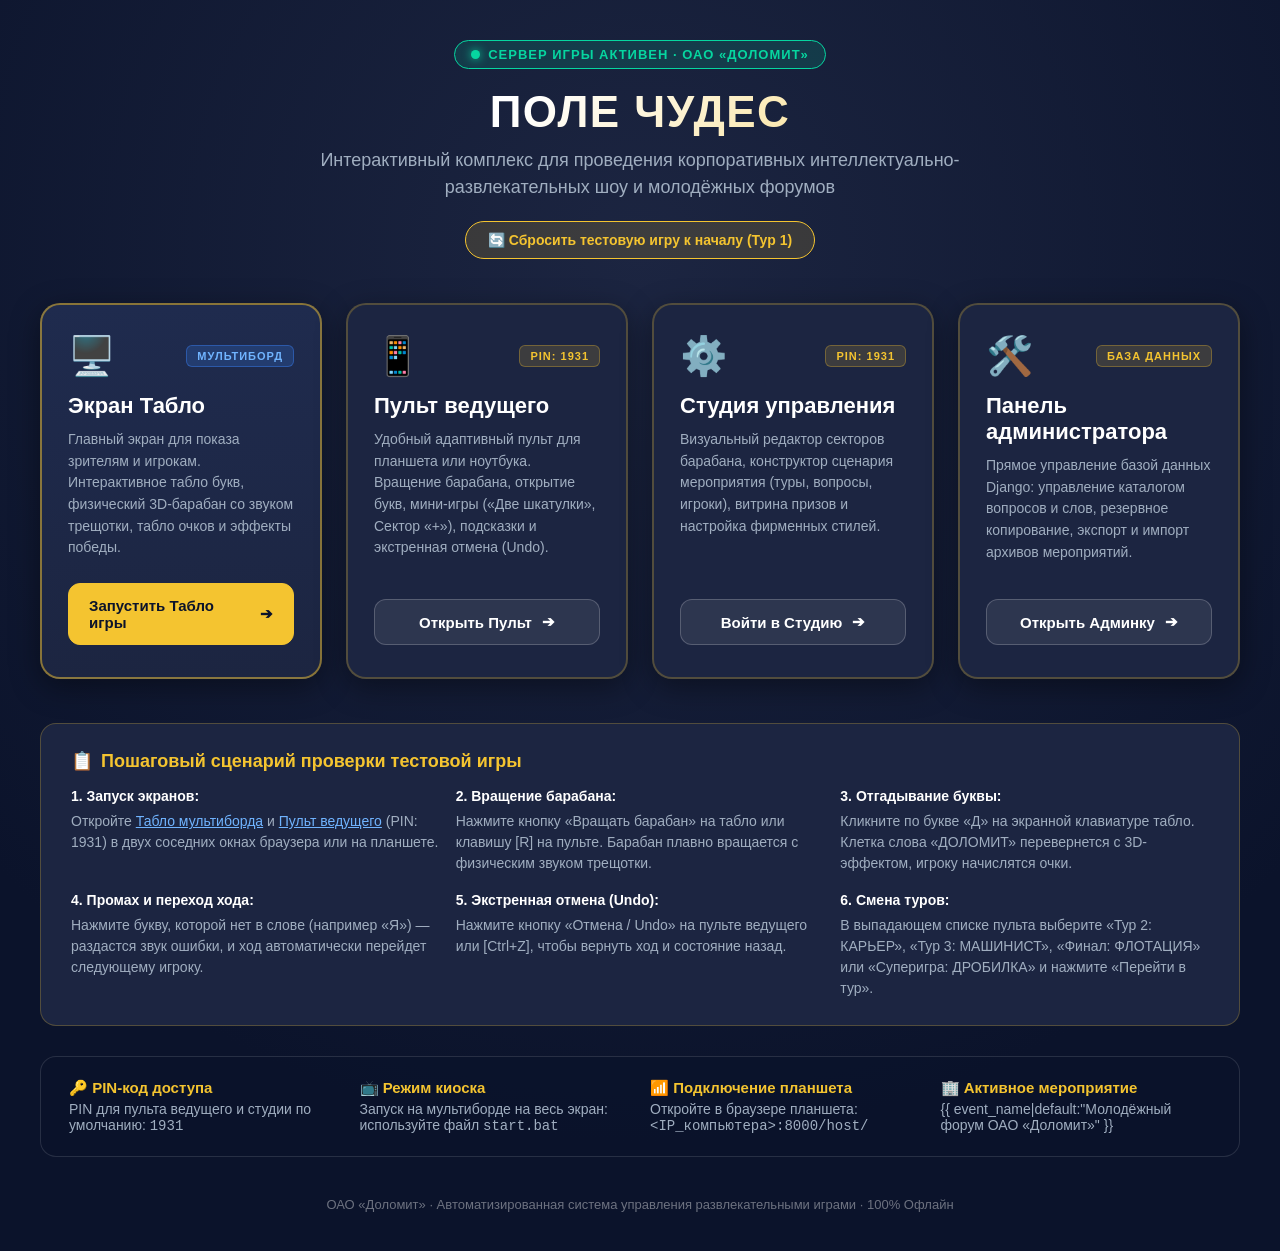
<file: templates/portal.html>
<!DOCTYPE html>
<html lang="ru">
<head>
  <meta charset="UTF-8">
  <meta name="viewport" content="width=device-width, initial-scale=1.0">
  <title>ОАО «Доломит» — Поле чудес | Стартовый портал</title>
  <style>
    :root {
      --bg-main: #0b132b;
      --bg-card: #1c2541;
      --bg-card-hover: #232e52;
      --color-gold: #f4c430;
      --color-gold-hover: #ffd700;
      --color-cyan: #3a86ff;
      --color-emerald: #06d6a0;
      --color-text: #ffffff;
      --color-muted: #a0aec0;
      --border-color: rgba(244, 196, 48, 0.25);
      --border-hover: rgba(244, 196, 48, 0.7);
    }

    * {
      box-sizing: border-box;
      margin: 0;
      padding: 0;
    }

    body {
      background: radial-gradient(circle at 50% 20%, #1c2541 0%, #0b132b 75%);
      color: var(--color-text);
      font-family: -apple-system, BlinkMacSystemFont, "Segoe UI", Roboto, Helvetica, Arial, sans-serif;
      min-height: 100vh;
      display: flex;
      flex-direction: column;
      align-items: center;
      justify-content: space-between;
      padding: 40px 20px;
    }

    .container {
      width: 100%;
      max-width: 1200px;
      margin: 0 auto;
    }

    /* Header */
    header {
      text-align: center;
      margin-bottom: 44px;
    }

    .badge-status {
      display: inline-flex;
      align-items: center;
      gap: 8px;
      background: rgba(6, 214, 160, 0.15);
      border: 1px solid var(--color-emerald);
      color: var(--color-emerald);
      padding: 6px 16px;
      border-radius: 999px;
      font-size: 13px;
      font-weight: 600;
      text-transform: uppercase;
      letter-spacing: 1px;
      margin-bottom: 18px;
    }

    .status-dot {
      width: 9px;
      height: 9px;
      background: var(--color-emerald);
      border-radius: 50%;
      box-shadow: 0 0 10px var(--color-emerald);
      animation: pulse 2s infinite;
    }

    @keyframes pulse {
      0% { opacity: 0.6; transform: scale(0.9); }
      50% { opacity: 1; transform: scale(1.15); }
      100% { opacity: 0.6; transform: scale(0.9); }
    }

    h1 {
      font-size: 44px;
      font-weight: 800;
      letter-spacing: 1.5px;
      background: linear-gradient(135deg, #ffffff 40%, var(--color-gold) 100%);
      -webkit-background-clip: text;
      -webkit-text-fill-color: transparent;
      margin-bottom: 10px;
      text-transform: uppercase;
    }

    .subtitle {
      font-size: 18px;
      color: var(--color-muted);
      max-width: 680px;
      margin: 0 auto;
      line-height: 1.5;
    }

    /* Cards Grid */
    .grid {
      display: grid;
      grid-template-columns: repeat(auto-fit, minmax(270px, 1fr));
      gap: 24px;
      margin-bottom: 44px;
    }

    .card {
      background: var(--bg-card);
      border: 2px solid var(--border-color);
      border-radius: 20px;
      padding: 32px 26px;
      display: flex;
      flex-direction: column;
      justify-content: space-between;
      position: relative;
      transition: all 0.28s ease;
      text-decoration: none;
      color: inherit;
      box-shadow: 0 8px 30px rgba(0, 0, 0, 0.4);
    }

    .card:hover {
      background: var(--bg-card-hover);
      border-color: var(--border-hover);
      transform: translateY(-6px);
      box-shadow: 0 16px 40px rgba(0, 0, 0, 0.6), 0 0 24px rgba(244, 196, 48, 0.2);
    }

    .card-top {
      margin-bottom: 24px;
    }

    .card-header-line {
      display: flex;
      align-items: center;
      justify-content: space-between;
      margin-bottom: 18px;
    }

    .card-icon {
      font-size: 38px;
      line-height: 1;
    }

    .card-tag {
      font-size: 11px;
      font-weight: 700;
      text-transform: uppercase;
      letter-spacing: 1px;
      padding: 4px 10px;
      border-radius: 6px;
      background: rgba(244, 196, 48, 0.15);
      color: var(--color-gold);
      border: 1px solid rgba(244, 196, 48, 0.3);
    }

    .card-tag.primary {
      background: rgba(58, 134, 255, 0.2);
      color: #70b4ff;
      border-color: rgba(58, 134, 255, 0.4);
    }

    .card-title {
      font-size: 22px;
      font-weight: 700;
      color: #ffffff;
      margin-bottom: 10px;
    }

    .card-desc {
      font-size: 14px;
      color: var(--color-muted);
      line-height: 1.55;
    }

    .card-btn {
      display: inline-flex;
      align-items: center;
      justify-content: center;
      gap: 10px;
      background: rgba(255, 255, 255, 0.08);
      border: 1px solid rgba(255, 255, 255, 0.2);
      color: #ffffff;
      padding: 13px 20px;
      border-radius: 12px;
      font-size: 15px;
      font-weight: 700;
      transition: all 0.2s ease;
      margin-top: auto;
    }

    .card:hover .card-btn {
      background: var(--color-gold);
      border-color: var(--color-gold);
      color: #0b132b;
      box-shadow: 0 4px 15px rgba(244, 196, 48, 0.35);
    }

    .card.highlight {
      border-color: rgba(244, 196, 48, 0.5);
      background: linear-gradient(180deg, #1f2b4e 0%, var(--bg-card) 100%);
    }

    .card.highlight .card-btn {
      background: var(--color-gold);
      color: #0b132b;
      border-color: var(--color-gold);
    }

    .card.highlight:hover .card-btn {
      background: var(--color-gold-hover);
    }

    /* Info Bar */
    .info-box {
      background: rgba(11, 19, 43, 0.7);
      border: 1px solid rgba(255, 255, 255, 0.12);
      border-radius: 16px;
      padding: 22px 28px;
      display: grid;
      grid-template-columns: repeat(auto-fit, minmax(240px, 1fr));
      gap: 20px;
      font-size: 14px;
      color: var(--color-muted);
    }

    .info-item {
      display: flex;
      flex-direction: column;
      gap: 4px;
    }

    .info-item strong {
      color: var(--color-gold);
      font-size: 15px;
      display: flex;
      align-items: center;
      gap: 6px;
    }

    /* Footer */
    footer {
      text-align: center;
      color: rgba(255, 255, 255, 0.4);
      font-size: 13px;
      margin-top: 40px;
    }

    @media (max-width: 768px) {
      h1 { font-size: 30px; }
      .subtitle { font-size: 15px; }
      body { padding: 24px 16px; }
      .grid { grid-template-columns: 1fr; }
    }
  </style>
</head>
<body>
  <div class="container">
    <header>
      <div class="badge-status">
        <span class="status-dot"></span>
        Сервер игры активен · ОАО «Доломит»
      </div>
      <h1>Поле чудес</h1>
      <p class="subtitle">Интерактивный комплекс для проведения корпоративных интеллектуально-развлекательных шоу и молодёжных форумов</p>
      
      <div style="margin-top: 20px;">
        <button id="btn-portal-reset" style="background: rgba(244, 196, 48, 0.15); border: 1px solid var(--color-gold); color: var(--color-gold); padding: 10px 22px; border-radius: 999px; font-size: 14px; font-weight: 700; cursor: pointer; transition: all 0.2s ease;">
          🔄 Сбросить тестовую игру к началу (Тур 1)
        </button>
        <span id="reset-status-msg" style="display: block; margin-top: 8px; font-size: 13px; color: var(--color-emerald); font-weight: 600;"></span>
      </div>
    </header>

    <main class="grid">
      <!-- 1. Экран Табло -->
      <a href="/display/" class="card highlight" id="link-display">
        <div class="card-top">
          <div class="card-header-line">
            <span class="card-icon">🖥️</span>
            <span class="card-tag primary">Мультиборд</span>
          </div>
          <h2 class="card-title">Экран Табло</h2>
          <p class="card-desc">
            Главный экран для показа зрителям и игрокам. Интерактивное табло букв, физический 3D-барабан со звуком трещотки, табло очков и эффекты победы.
          </p>
        </div>
        <div class="card-btn">
          <span>Запустить Табло игры</span>
          <span>➔</span>
        </div>
      </a>

      <!-- 2. Пульт ведущего -->
      <a href="/host/" class="card" id="link-host">
        <div class="card-top">
          <div class="card-header-line">
            <span class="card-icon">📱</span>
            <span class="card-tag">PIN: 1931</span>
          </div>
          <h2 class="card-title">Пульт ведущего</h2>
          <p class="card-desc">
            Удобный адаптивный пульт для планшета или ноутбука. Вращение барабана, открытие букв, мини-игры («Две шкатулки», Сектор «+»), подсказки и экстренная отмена (Undo).
          </p>
        </div>
        <div class="card-btn">
          <span>Открыть Пульт</span>
          <span>➔</span>
        </div>
      </a>

      <!-- 3. Студия управления -->
      <a href="/studio/" class="card" id="link-studio">
        <div class="card-top">
          <div class="card-header-line">
            <span class="card-icon">⚙️</span>
            <span class="card-tag">PIN: 1931</span>
          </div>
          <h2 class="card-title">Студия управления</h2>
          <p class="card-desc">
            Визуальный редактор секторов барабана, конструктор сценария мероприятия (туры, вопросы, игроки), витрина призов и настройка фирменных стилей.
          </p>
        </div>
        <div class="card-btn">
          <span>Войти в Студию</span>
          <span>➔</span>
        </div>
      </a>

      <!-- 4. Django Admin -->
      <a href="/admin/" class="card" id="link-admin">
        <div class="card-top">
          <div class="card-header-line">
            <span class="card-icon">🛠️</span>
            <span class="card-tag">База данных</span>
          </div>
          <h2 class="card-title">Панель администратора</h2>
          <p class="card-desc">
            Прямое управление базой данных Django: управление каталогом вопросов и слов, резервное копирование, экспорт и импорт архивов мероприятий.
          </p>
        </div>
        <div class="card-btn">
          <span>Открыть Админку</span>
          <span>➔</span>
        </div>
      </a>
    </main>

    <!-- Чеклист пошаговой проверки игры -->
    <section style="background: var(--bg-card); border: 1px solid var(--border-color); border-radius: 16px; padding: 26px 30px; margin-bottom: 30px;">
      <h3 style="color: var(--color-gold); font-size: 18px; margin-bottom: 14px; display: flex; align-items: center; gap: 8px;">
        <span>📋</span> Пошаговый сценарий проверки тестовой игры
      </h3>
      <div style="display: grid; grid-template-columns: repeat(auto-fit, minmax(280px, 1fr)); gap: 16px; font-size: 14px; line-height: 1.5; color: var(--color-muted);">
        <div>
          <strong style="color: #fff; display: block; margin-bottom: 4px;">1. Запуск экранов:</strong>
          Откройте <a href="/display/" style="color: #70b4ff; text-decoration: underline;">Табло мультиборда</a> и <a href="/host/" style="color: #70b4ff; text-decoration: underline;">Пульт ведущего</a> (PIN: 1931) в двух соседних окнах браузера или на планшете.
        </div>
        <div>
          <strong style="color: #fff; display: block; margin-bottom: 4px;">2. Вращение барабана:</strong>
          Нажмите кнопку «Вращать барабан» на табло или клавишу [R] на пульте. Барабан плавно вращается с физическим звуком трещотки.
        </div>
        <div>
          <strong style="color: #fff; display: block; margin-bottom: 4px;">3. Отгадывание буквы:</strong>
          Кликните по букве «Д» на экранной клавиатуре табло. Клетка слова «ДОЛОМИТ» перевернется с 3D-эффектом, игроку начислятся очки.
        </div>
        <div>
          <strong style="color: #fff; display: block; margin-bottom: 4px;">4. Промах и переход хода:</strong>
          Нажмите букву, которой нет в слове (например «Я») — раздастся звук ошибки, и ход автоматически перейдет следующему игроку.
        </div>
        <div>
          <strong style="color: #fff; display: block; margin-bottom: 4px;">5. Экстренная отмена (Undo):</strong>
          Нажмите кнопку «Отмена / Undo» на пульте ведущего или [Ctrl+Z], чтобы вернуть ход и состояние назад.
        </div>
        <div>
          <strong style="color: #fff; display: block; margin-bottom: 4px;">6. Смена туров:</strong>
          В выпадающем списке пульта выберите «Тур 2: КАРЬЕР», «Тур 3: МАШИНИСТ», «Финал: ФЛОТАЦИЯ» или «Суперигра: ДРОБИЛКА» и нажмите «Перейти в тур».
        </div>
      </div>
    </section>

    <section class="info-box">
      <div class="info-item">
        <strong>🔑 PIN-код доступа</strong>
        <span>PIN для пульта ведущего и студии по умолчанию: <code>1931</code></span>
      </div>
      <div class="info-item">
        <strong>📺 Режим киоска</strong>
        <span>Запуск на мультиборде на весь экран: используйте файл <code>start.bat</code></span>
      </div>
      <div class="info-item">
        <strong>📶 Подключение планшета</strong>
        <span>Откройте в браузере планшета: <code>&lt;IP_компьютера&gt;:8000/host/</code></span>
      </div>
      <div class="info-item">
        <strong>🏢 Активное мероприятие</strong>
        <span>{{ event_name|default:"Молодёжный форум ОАО «Доломит»" }}</span>
      </div>
    </section>

    <footer>
      ОАО «Доломит» · Автоматизированная система управления развлекательными играми · 100% Офлайн
    </footer>
  </div>

  <script>
    document.getElementById('btn-portal-reset')?.addEventListener('click', async () => {
      const msg = document.getElementById('reset-status-msg');
      if (msg) msg.textContent = 'Сброс игры...';
      try {
        const resp = await fetch('/api/test/reset/', {
          method: 'POST',
          headers: { 'X-Requested-With': 'XMLHttpRequest' }
        });
        const data = await resp.json();
        if (msg) {
          msg.textContent = '✓ ' + (data.message || 'Игра готова к проверке!') + ' (Слово: ' + data.word + ')';
        }
      } catch (err) {
        if (msg) msg.textContent = 'Ошибка сброса: ' + err.message;
      }
    });
  </script>
</body>
</html>
</file>
